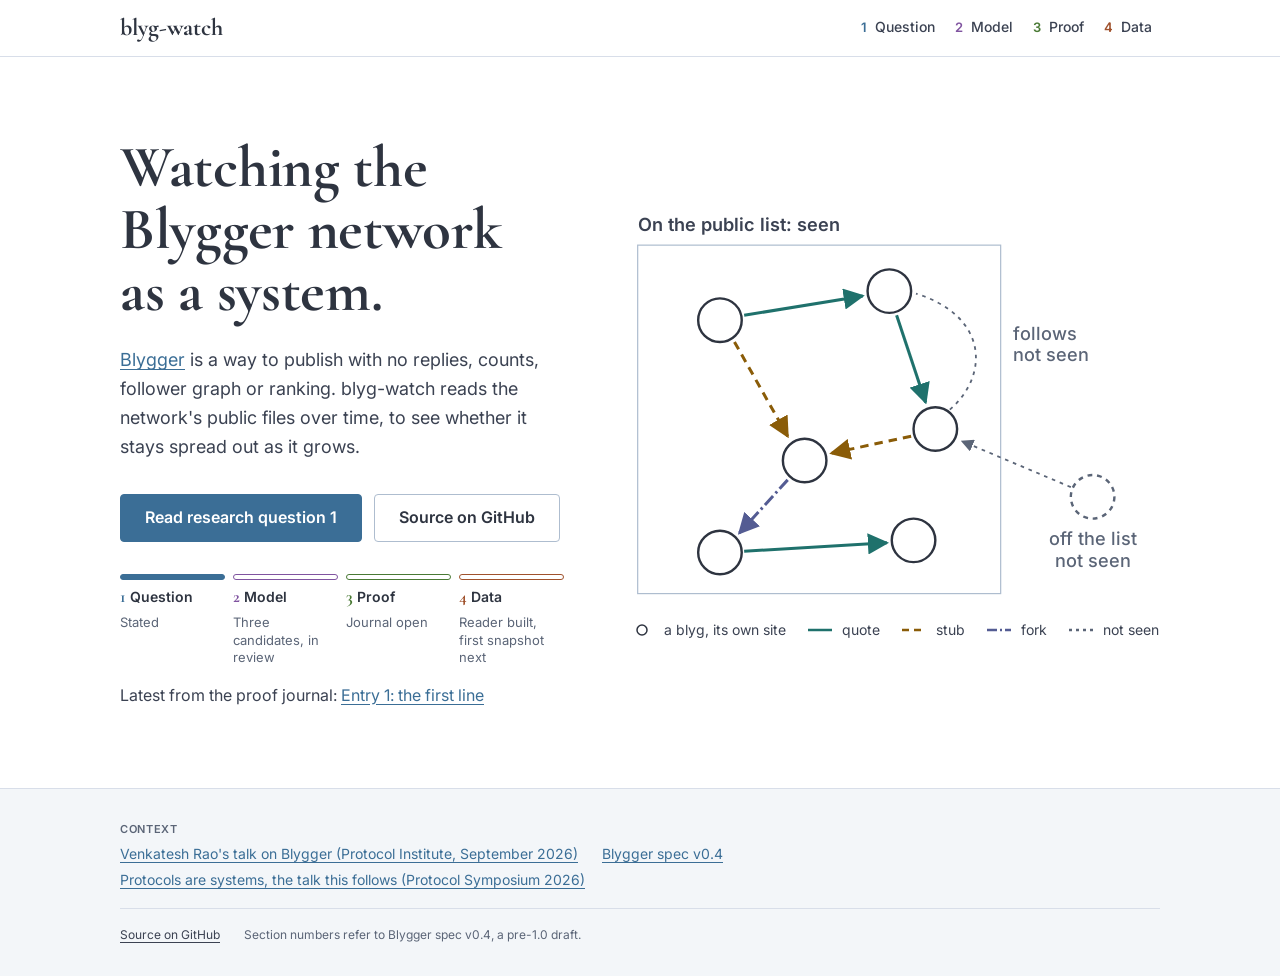
<file: site/index.html>
<!doctype html>
<html lang="en">
<head>
<meta charset="utf-8">
<meta name="viewport" content="width=device-width, initial-scale=1">
<title>blyg-watch</title>
<meta name="description" content="Watching the Blygger publishing network as a system: whether it stays decentralized as it grows, measured without bringing back counts.">
<link rel="preconnect" href="https://fonts.googleapis.com">
<link rel="preconnect" href="https://fonts.gstatic.com" crossorigin>
<link href="https://fonts.googleapis.com/css2?family=Cormorant+Garamond:wght@700&family=Inter:wght@400;500;600&family=JetBrains+Mono:wght@400&display=swap" rel="stylesheet">
<link rel="stylesheet" href="style.css">
</head>
<body>
<header class="bar">
  <div class="wrap bar-in">
    <a class="mark" href="index.html" aria-current="page">blyg-watch</a>
    <nav aria-label="Path">
      <a class="n-question" href="question.html"><span class="n-num">1</span>Question</a>
      <a class="n-model" href="model.html"><span class="n-num">2</span>Model</a>
      <a class="n-proof" href="proof.html"><span class="n-num">3</span>Proof</a>
      <a class="n-data" href="data.html"><span class="n-num">4</span>Data</a>
    </nav>
  </div>
</header>

<main>
  <section class="hero wrap" aria-labelledby="hero-h">
    <div class="hero-text">
      <h1 id="hero-h">Watching the Blygger network as a system.</h1>
      <p class="lede"><a href="https://blygger.org">Blygger</a> is a way to publish with no replies, counts, follower graph or ranking. blyg-watch reads the network's public files over time, to see whether it stays spread out as it grows.</p>
      <div class="doors">
        <a class="door door-primary" href="question.html">Read research question 1</a>
        <a class="door door-secondary" href="https://github.com/halcyonic-systems/blyg-watch">Source on GitHub</a>
      </div>
      <nav class="progress" aria-label="Where blyg-watch stands">
        <a class="pr pr-question pr-done" href="question.html"><span class="pr-bar" aria-hidden="true"></span><span class="pr-l"><span class="pr-n">1</span> Question</span><span class="pr-s">Stated</span></a>
        <a class="pr pr-model" href="model.html"><span class="pr-bar" aria-hidden="true"></span><span class="pr-l"><span class="pr-n">2</span> Model</span><span class="pr-s">Three candidates, in review</span></a>
        <a class="pr pr-proof" href="proof.html"><span class="pr-bar" aria-hidden="true"></span><span class="pr-l"><span class="pr-n">3</span> Proof</span><span class="pr-s">Journal open</span></a>
        <a class="pr pr-data" href="data.html"><span class="pr-bar" aria-hidden="true"></span><span class="pr-l"><span class="pr-n">4</span> Data</span><span class="pr-s">Reader built, first snapshot next</span></a>
      </nav>
      <p class="sub latest">Latest from the proof journal: <!-- latest-entry --><a href="proof/journal/entries/2026-10-28-entry-1-the-first-line/">Entry 1: the first line</a><!-- /latest-entry --></p>
    </div>

    <figure class="hero-fig">
      <svg viewBox="0 0 440 330" role="img" aria-labelledby="fig-title fig-desc">
        <title id="fig-title">What a crawl of the network sees</title>
        <desc id="fig-desc">Six blygs on the public list, linked by quotes, stubs and forks, all visible to the crawl. A seventh blyg sits off the list, and its link in is not seen. Who follows whom is private and not seen either.</desc>
        <defs>
          <marker id="ah-quote" viewBox="0 0 10 10" refX="9" refY="5" markerWidth="7" markerHeight="7" orient="auto"><path class="f-quote" d="M0,0 L10,5 L0,10 Z"/></marker>
          <marker id="ah-stub" viewBox="0 0 10 10" refX="9" refY="5" markerWidth="7" markerHeight="7" orient="auto"><path class="f-stub" d="M0,0 L10,5 L0,10 Z"/></marker>
          <marker id="ah-fork" viewBox="0 0 10 10" refX="9" refY="5" markerWidth="7" markerHeight="7" orient="auto"><path class="f-fork" d="M0,0 L10,5 L0,10 Z"/></marker>
          <marker id="ah-unseen" viewBox="0 0 10 10" refX="9" refY="5" markerWidth="7" markerHeight="7" orient="auto"><path class="f-unseen" d="M0,0 L10,5 L0,10 Z"/></marker>
        </defs>

        <rect class="frame" x="8" y="34" width="300" height="288"/>
        <text class="fig-label" x="8" y="22">On the public list: seen</text>

        <path class="l-quote" d="M96,92 L194,76" marker-end="url(#ah-quote)"/>
        <path class="l-quote" d="M222,92 L246,164" marker-end="url(#ah-quote)"/>
        <path class="l-stub" d="M88,114 L132,192" marker-end="url(#ah-stub)"/>
        <path class="l-stub" d="M234,192 L168,206" marker-end="url(#ah-stub)"/>
        <path class="l-fork" d="M132,228 L92,272" marker-end="url(#ah-fork)"/>
        <path class="l-quote" d="M96,287 L214,280" marker-end="url(#ah-quote)"/>

        <path class="l-follow" d="M266,170 C300,140 296,92 238,74"/>
        <path class="l-unseen" d="M366,234 L276,196" marker-end="url(#ah-unseen)"/>

        <circle class="blyg" cx="76" cy="96" r="18"/>
        <circle class="blyg" cx="216" cy="72" r="18"/>
        <circle class="blyg" cx="254" cy="186" r="18"/>
        <circle class="blyg" cx="146" cy="212" r="18"/>
        <circle class="blyg" cx="236" cy="278" r="18"/>
        <circle class="blyg" cx="76" cy="288" r="18"/>
        <circle class="blyg blyg-off" cx="384" cy="242" r="18"/>

        <text class="fig-note" x="384" y="282" text-anchor="middle">off the list</text>
        <text class="fig-note" x="384" y="300" text-anchor="middle">not seen</text>
        <text class="fig-note" x="318" y="112">follows</text>
        <text class="fig-note" x="318" y="130">not seen</text>
      </svg>
      <figcaption>
        <ul class="key">
          <li><svg class="sw" viewBox="0 0 28 12" aria-hidden="true"><circle class="blyg" cx="14" cy="6" r="5"/></svg>a blyg, its own site</li>
          <li><svg class="sw" viewBox="0 0 28 12" aria-hidden="true"><path class="l-quote" d="M2,6 H26"/></svg>quote</li>
          <li><svg class="sw" viewBox="0 0 28 12" aria-hidden="true"><path class="l-stub" d="M2,6 H26"/></svg>stub</li>
          <li><svg class="sw" viewBox="0 0 28 12" aria-hidden="true"><path class="l-fork" d="M2,6 H26"/></svg>fork</li>
          <li><svg class="sw" viewBox="0 0 28 12" aria-hidden="true"><path class="l-unseen" d="M2,6 H26"/></svg>not seen</li>
        </ul>
      </figcaption>
    </figure>
  </section>

</main>

<footer class="foot">
  <div class="wrap">
    <p class="foot-row"><span class="foot-k">Context</span>
      <span class="refs">
        <a href="https://www.youtube.com/watch?v=_fX0oiYQ5kk">Venkatesh Rao's talk on Blygger (Protocol Institute, September 2026)</a>
        <a href="https://github.com/blygger/blygger-spec/blob/main/docs/protocol-v0.4.md">Blygger spec v0.4</a>
        <a href="https://halcyonic.systems/protocols-are-systems/">Protocols are systems, the talk this follows (Protocol Symposium 2026)</a>
      </span>
    </p>
    <div class="foot-meta">
      <a href="https://github.com/halcyonic-systems/blyg-watch">Source on GitHub</a>
      <span>Section numbers refer to Blygger spec v0.4, a pre-1.0 draft.</span>
    </div>
  </div>
</footer>
</body>
</html>
</file>
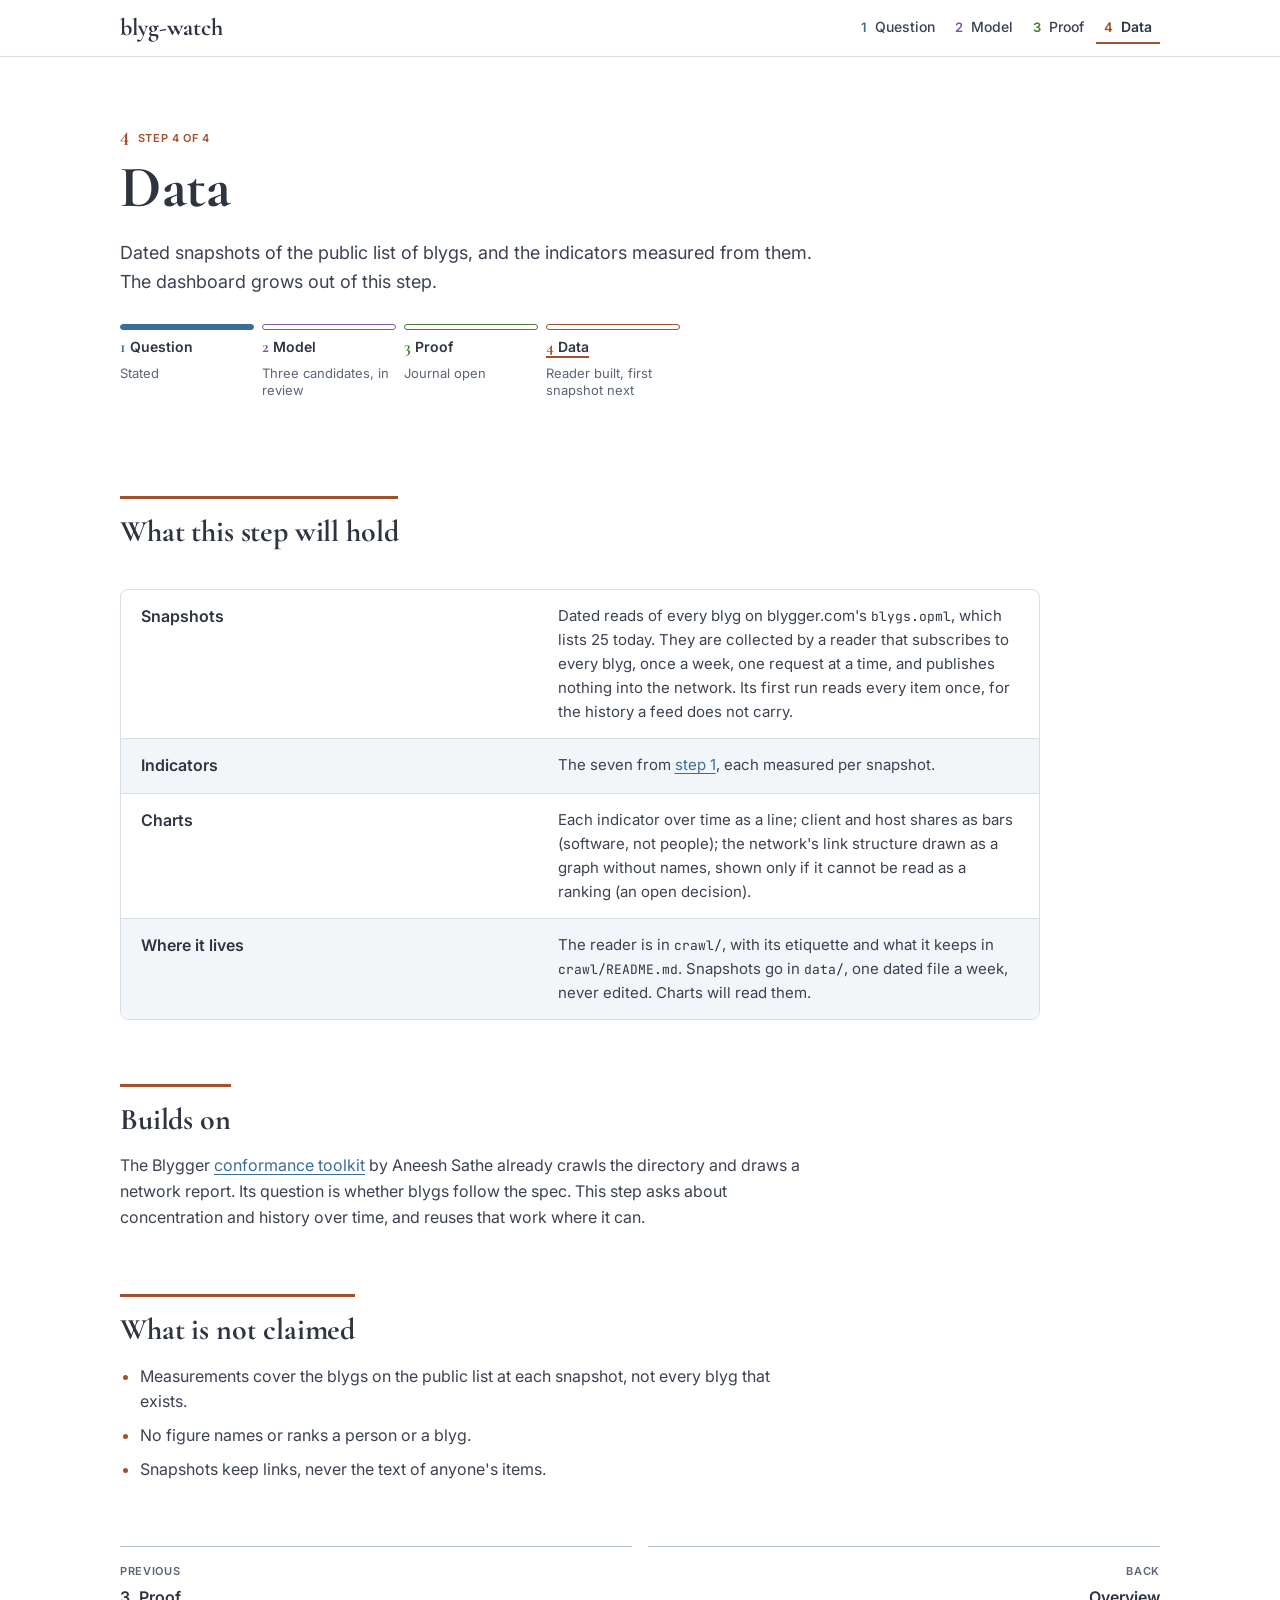
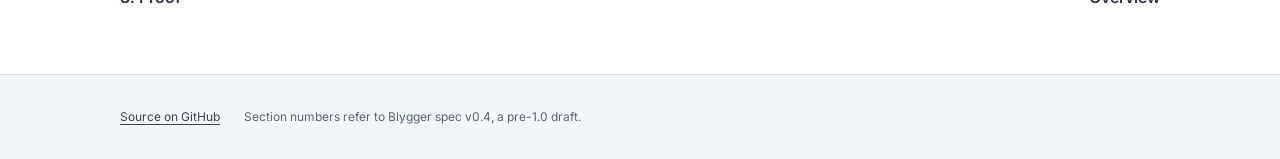
<file: site/data.html>
<!doctype html>
<html lang="en">
<head>
<meta charset="utf-8">
<meta name="viewport" content="width=device-width, initial-scale=1">
<title>Data · blyg-watch</title>
<meta name="description" content="Step 4 of blyg-watch: dated snapshots of the Blygger public list and the indicators measured from them.">
<link rel="preconnect" href="https://fonts.googleapis.com">
<link rel="preconnect" href="https://fonts.gstatic.com" crossorigin>
<link href="https://fonts.googleapis.com/css2?family=Cormorant+Garamond:wght@700&family=Inter:wght@400;500;600&family=JetBrains+Mono:wght@400&display=swap" rel="stylesheet">
<link rel="stylesheet" href="style.css">
</head>
<body>
<header class="bar">
  <div class="wrap bar-in">
    <a class="mark" href="index.html">blyg-watch</a>
    <nav aria-label="Path">
      <a class="n-question" href="question.html"><span class="n-num">1</span>Question</a>
      <a class="n-model" href="model.html"><span class="n-num">2</span>Model</a>
      <a class="n-proof" href="proof.html"><span class="n-num">3</span>Proof</a>
      <a class="n-data" href="data.html" aria-current="page"><span class="n-num">4</span>Data</a>
    </nav>
  </div>
</header>

<main class="sub-page s-data">
  <header class="page-head wrap">
    <p class="kicker k-step"><span class="num-inline" aria-hidden="true">4</span>Step 4 of 4</p>
    <h1>Data</h1>
    <p class="lede">Dated snapshots of the public list of blygs, and the indicators measured from them. The dashboard grows out of this step.</p>
    <nav class="progress" aria-label="Where blyg-watch stands">
      <a class="pr pr-question pr-done" href="question.html"><span class="pr-bar" aria-hidden="true"></span><span class="pr-l"><span class="pr-n">1</span> Question</span><span class="pr-s">Stated</span></a>
      <a class="pr pr-model" href="model.html"><span class="pr-bar" aria-hidden="true"></span><span class="pr-l"><span class="pr-n">2</span> Model</span><span class="pr-s">Three candidates, in review</span></a>
      <a class="pr pr-proof" href="proof.html"><span class="pr-bar" aria-hidden="true"></span><span class="pr-l"><span class="pr-n">3</span> Proof</span><span class="pr-s">Journal open</span></a>
      <a class="pr pr-data" href="data.html" aria-current="page"><span class="pr-bar" aria-hidden="true"></span><span class="pr-l"><span class="pr-n">4</span> Data</span><span class="pr-s">Reader built, first snapshot next</span></a>
    </nav>
  </header>

  <section class="wrap block" aria-labelledby="d-h">
    <h2 id="d-h">What this step will hold</h2>
    <dl class="rows">
      <div><dt>Snapshots</dt><dd>Dated reads of every blyg on blygger.com's <code>blygs.opml</code>, which lists 25 today. They are collected by a reader that subscribes to every blyg, once a week, one request at a time, and publishes nothing into the network. Its first run reads every item once, for the history a feed does not carry.</dd></div>
      <div><dt>Indicators</dt><dd>The seven from <a href="question.html#indicators">step 1</a>, each measured per snapshot.</dd></div>
      <div><dt>Charts</dt><dd>Each indicator over time as a line; client and host shares as bars (software, not people); the network's link structure drawn as a graph without names, shown only if it cannot be read as a ranking (an open decision).</dd></div>
      <div><dt>Where it lives</dt><dd>The reader is in <code>crawl/</code>, with its etiquette and what it keeps in <code>crawl/README.md</code>. Snapshots go in <code>data/</code>, one dated file a week, never edited. Charts will read them.</dd></div>
    </dl>
  </section>
  <section class="wrap block" aria-labelledby="db-h">
    <h2 id="db-h">Builds on</h2>
    <p class="sub">The Blygger <a href="https://github.com/blygger/blygger-spec/pull/11">conformance toolkit</a> by Aneesh Sathe already crawls the directory and draws a network report. Its question is whether blygs follow the spec. This step asks about concentration and history over time, and reuses that work where it can.</p>
  </section>
  <section class="wrap block" aria-labelledby="dn-h">
    <h2 id="dn-h">What is not claimed</h2>
    <ul class="plain">
      <li>Measurements cover the blygs on the public list at each snapshot, not every blyg that exists.</li>
      <li>No figure names or ranks a person or a blyg.</li>
      <li>Snapshots keep links, never the text of anyone's items.</li>
    </ul>
  </section>

  <nav class="pager wrap" aria-label="Steps">
    <a class="pg pg-prev" href="proof.html"><span class="pg-k">Previous</span>3. Proof</a>
    <a class="pg pg-next" href="index.html"><span class="pg-k">Back</span>Overview</a>
  </nav>
</main>

<footer class="foot">
  <div class="wrap">
    <div class="foot-meta">
      <a href="https://github.com/halcyonic-systems/blyg-watch">Source on GitHub</a>
      <span>Section numbers refer to Blygger spec v0.4, a pre-1.0 draft.</span>
    </div>
  </div>
</footer>
</body>
</html>
</file>
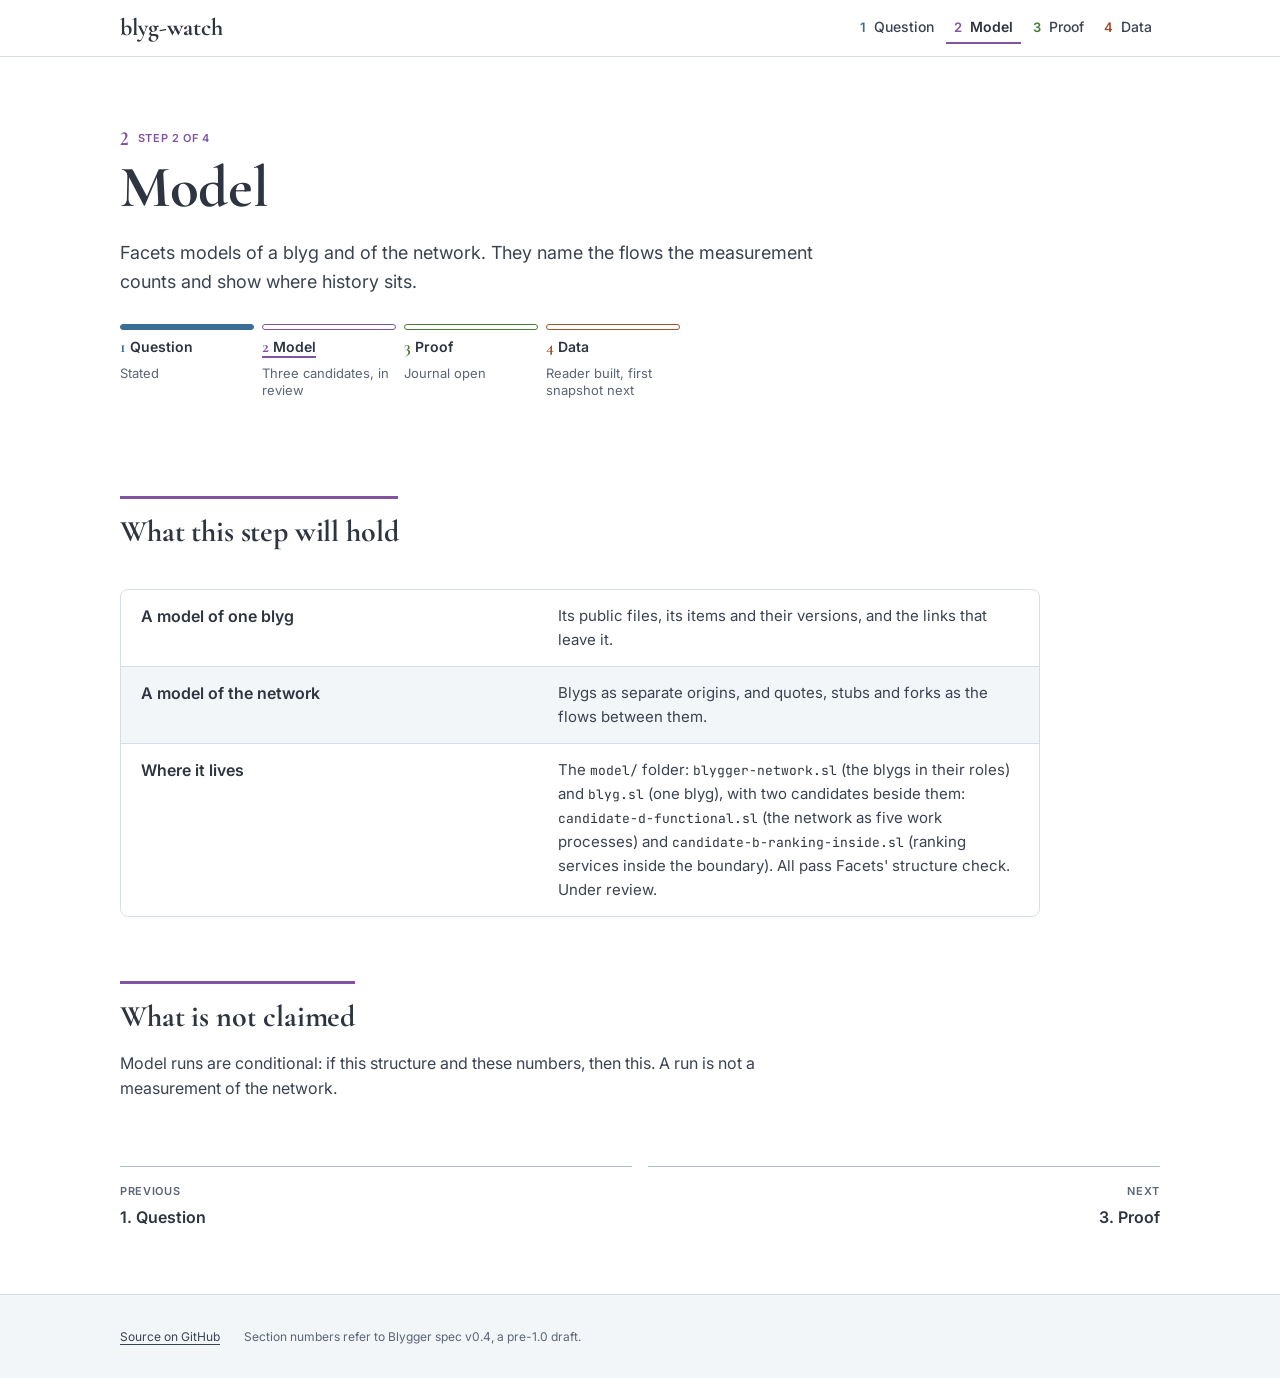
<file: site/model.html>
<!doctype html>
<html lang="en">
<head>
<meta charset="utf-8">
<meta name="viewport" content="width=device-width, initial-scale=1">
<title>Model · blyg-watch</title>
<meta name="description" content="Step 2 of blyg-watch: Facets models of a blyg and of the Blygger network.">
<link rel="preconnect" href="https://fonts.googleapis.com">
<link rel="preconnect" href="https://fonts.gstatic.com" crossorigin>
<link href="https://fonts.googleapis.com/css2?family=Cormorant+Garamond:wght@700&family=Inter:wght@400;500;600&family=JetBrains+Mono:wght@400&display=swap" rel="stylesheet">
<link rel="stylesheet" href="style.css">
</head>
<body>
<header class="bar">
  <div class="wrap bar-in">
    <a class="mark" href="index.html">blyg-watch</a>
    <nav aria-label="Path">
      <a class="n-question" href="question.html"><span class="n-num">1</span>Question</a>
      <a class="n-model" href="model.html" aria-current="page"><span class="n-num">2</span>Model</a>
      <a class="n-proof" href="proof.html"><span class="n-num">3</span>Proof</a>
      <a class="n-data" href="data.html"><span class="n-num">4</span>Data</a>
    </nav>
  </div>
</header>

<main class="sub-page s-model">
  <header class="page-head wrap">
    <p class="kicker k-step"><span class="num-inline" aria-hidden="true">2</span>Step 2 of 4</p>
    <h1>Model</h1>
    <p class="lede">Facets models of a blyg and of the network. They name the flows the measurement counts and show where history sits.</p>
    <nav class="progress" aria-label="Where blyg-watch stands">
      <a class="pr pr-question pr-done" href="question.html"><span class="pr-bar" aria-hidden="true"></span><span class="pr-l"><span class="pr-n">1</span> Question</span><span class="pr-s">Stated</span></a>
      <a class="pr pr-model" href="model.html" aria-current="page"><span class="pr-bar" aria-hidden="true"></span><span class="pr-l"><span class="pr-n">2</span> Model</span><span class="pr-s">Three candidates, in review</span></a>
      <a class="pr pr-proof" href="proof.html"><span class="pr-bar" aria-hidden="true"></span><span class="pr-l"><span class="pr-n">3</span> Proof</span><span class="pr-s">Journal open</span></a>
      <a class="pr pr-data" href="data.html"><span class="pr-bar" aria-hidden="true"></span><span class="pr-l"><span class="pr-n">4</span> Data</span><span class="pr-s">Reader built, first snapshot next</span></a>
    </nav>
  </header>

  <section class="wrap block" aria-labelledby="m-h">
    <h2 id="m-h">What this step will hold</h2>
    <dl class="rows">
      <div><dt>A model of one blyg</dt><dd>Its public files, its items and their versions, and the links that leave it.</dd></div>
      <div><dt>A model of the network</dt><dd>Blygs as separate origins, and quotes, stubs and forks as the flows between them.</dd></div>
      <div><dt>Where it lives</dt><dd>The <code>model/</code> folder: <code>blygger-network.sl</code> (the blygs in their roles) and <code>blyg.sl</code> (one blyg), with two candidates beside them: <code>candidate-d-functional.sl</code> (the network as five work processes) and <code>candidate-b-ranking-inside.sl</code> (ranking services inside the boundary). All pass Facets' structure check. Under review.</dd></div>
    </dl>
  </section>
  <section class="wrap block" aria-labelledby="mn-h">
    <h2 id="mn-h">What is not claimed</h2>
    <p class="sub">Model runs are conditional: if this structure and these numbers, then this. A run is not a measurement of the network.</p>
  </section>

  <nav class="pager wrap" aria-label="Steps">
    <a class="pg pg-prev" href="question.html"><span class="pg-k">Previous</span>1. Question</a>
    <a class="pg pg-next" href="proof.html"><span class="pg-k">Next</span>3. Proof</a>
  </nav>
</main>

<footer class="foot">
  <div class="wrap">
    <div class="foot-meta">
      <a href="https://github.com/halcyonic-systems/blyg-watch">Source on GitHub</a>
      <span>Section numbers refer to Blygger spec v0.4, a pre-1.0 draft.</span>
    </div>
  </div>
</footer>
</body>
</html>
</file>
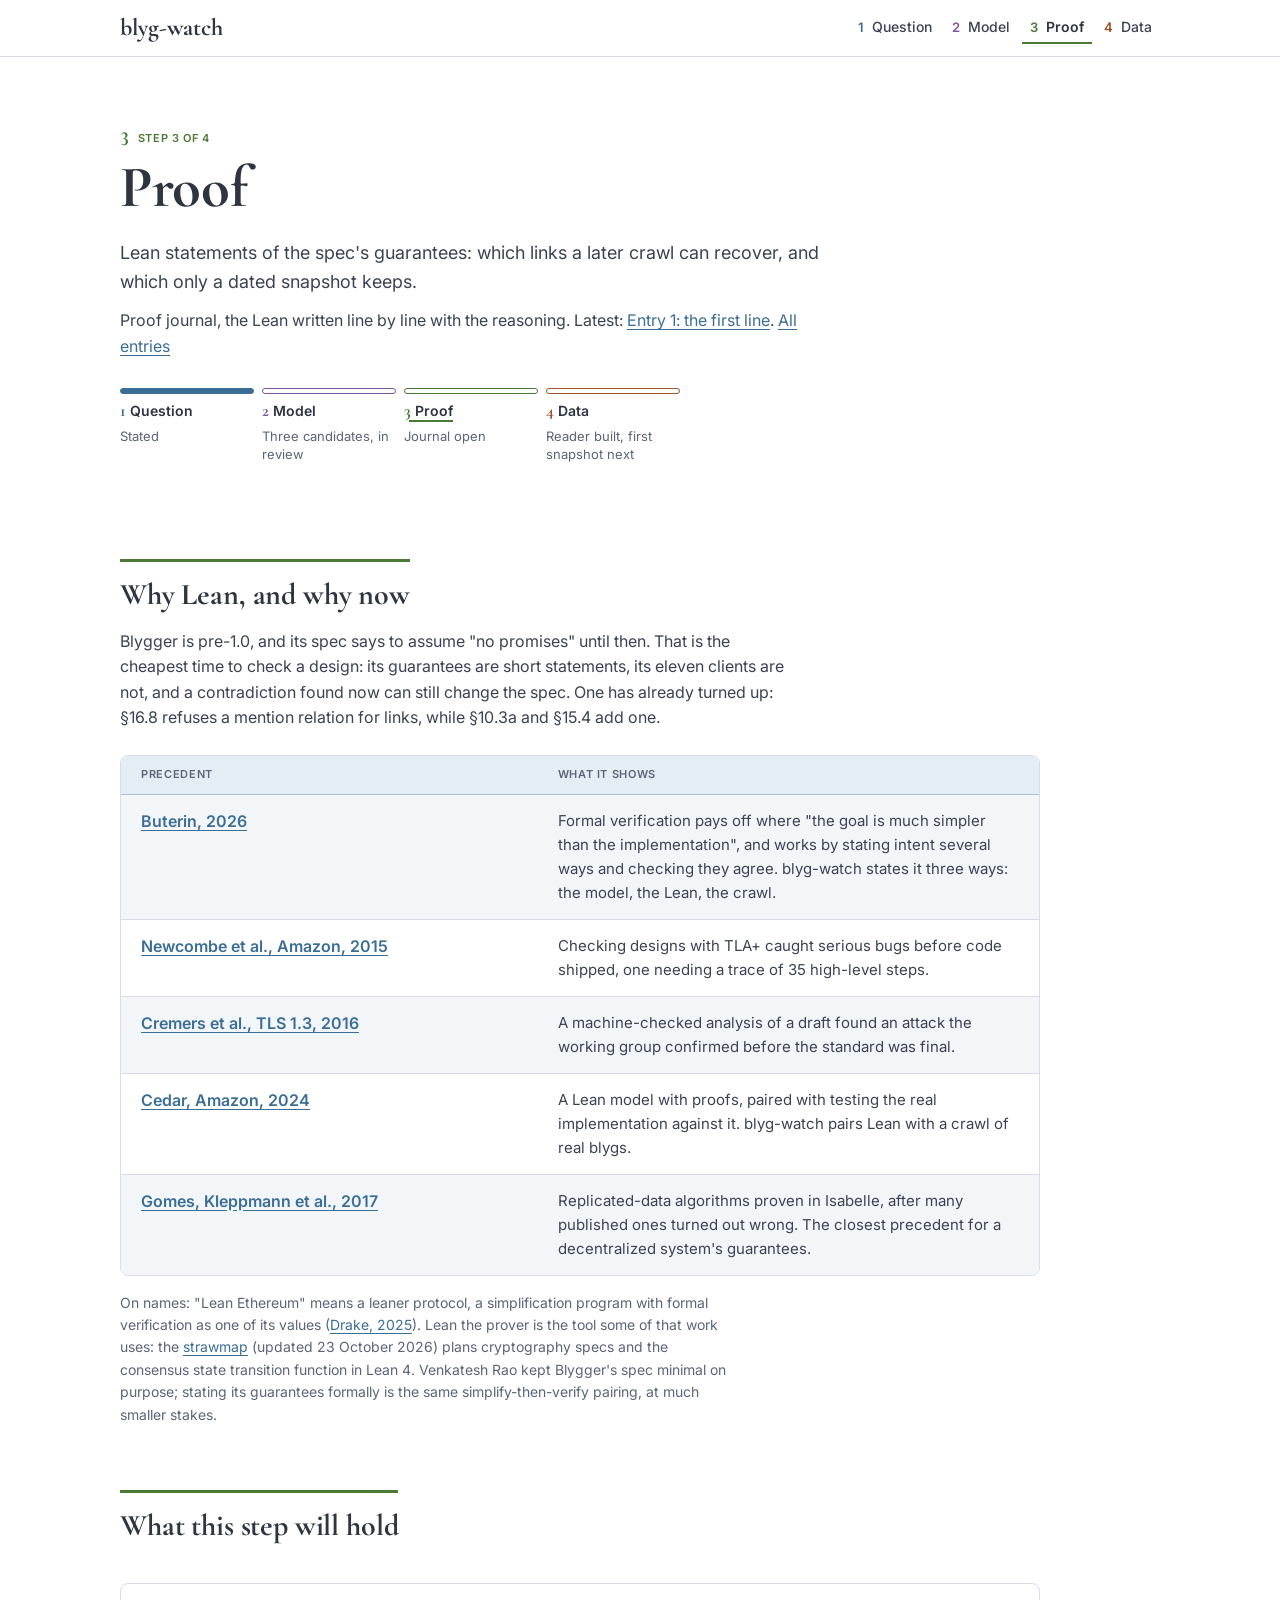
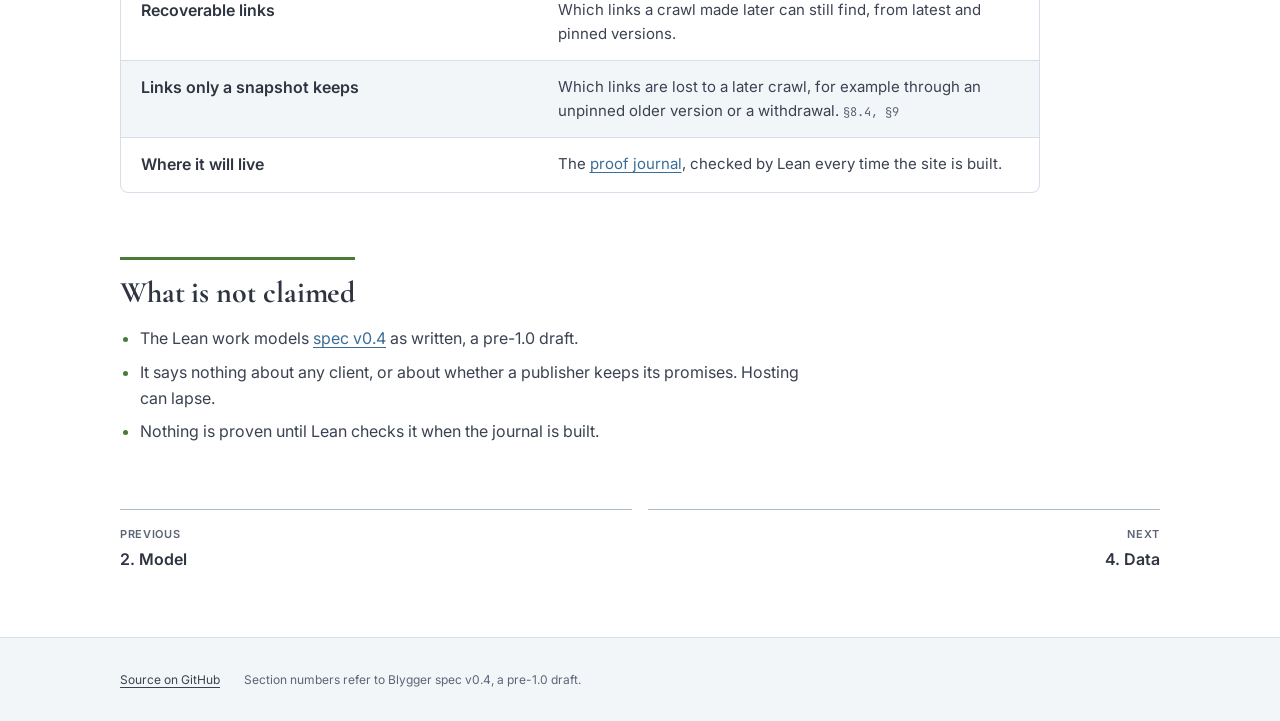
<file: site/proof.html>
<!doctype html>
<html lang="en">
<head>
<meta charset="utf-8">
<meta name="viewport" content="width=device-width, initial-scale=1">
<title>Proof · blyg-watch</title>
<meta name="description" content="Step 3 of blyg-watch: Lean statements of the Blygger spec's guarantees.">
<link rel="preconnect" href="https://fonts.googleapis.com">
<link rel="preconnect" href="https://fonts.gstatic.com" crossorigin>
<link href="https://fonts.googleapis.com/css2?family=Cormorant+Garamond:wght@700&family=Inter:wght@400;500;600&family=JetBrains+Mono:wght@400&display=swap" rel="stylesheet">
<link rel="stylesheet" href="style.css">
</head>
<body>
<header class="bar">
  <div class="wrap bar-in">
    <a class="mark" href="index.html">blyg-watch</a>
    <nav aria-label="Path">
      <a class="n-question" href="question.html"><span class="n-num">1</span>Question</a>
      <a class="n-model" href="model.html"><span class="n-num">2</span>Model</a>
      <a class="n-proof" href="proof.html" aria-current="page"><span class="n-num">3</span>Proof</a>
      <a class="n-data" href="data.html"><span class="n-num">4</span>Data</a>
    </nav>
  </div>
</header>

<main class="sub-page s-proof">
  <header class="page-head wrap">
    <p class="kicker k-step"><span class="num-inline" aria-hidden="true">3</span>Step 3 of 4</p>
    <h1>Proof</h1>
    <p class="lede">Lean statements of the spec's guarantees: which links a later crawl can recover, and which only a dated snapshot keeps.</p>
    <p class="sub" style="margin-top: 12px">Proof journal, the Lean written line by line with the reasoning. Latest: <!-- latest-entry --><a href="proof/journal/entries/2026-10-28-entry-1-the-first-line/">Entry 1: the first line</a><!-- /latest-entry -->. <a href="proof/journal/entries/">All entries</a></p>
    <nav class="progress" aria-label="Where blyg-watch stands">
      <a class="pr pr-question pr-done" href="question.html"><span class="pr-bar" aria-hidden="true"></span><span class="pr-l"><span class="pr-n">1</span> Question</span><span class="pr-s">Stated</span></a>
      <a class="pr pr-model" href="model.html"><span class="pr-bar" aria-hidden="true"></span><span class="pr-l"><span class="pr-n">2</span> Model</span><span class="pr-s">Three candidates, in review</span></a>
      <a class="pr pr-proof" href="proof.html" aria-current="page"><span class="pr-bar" aria-hidden="true"></span><span class="pr-l"><span class="pr-n">3</span> Proof</span><span class="pr-s">Journal open</span></a>
      <a class="pr pr-data" href="data.html"><span class="pr-bar" aria-hidden="true"></span><span class="pr-l"><span class="pr-n">4</span> Data</span><span class="pr-s">Reader built, first snapshot next</span></a>
    </nav>
  </header>

  <section class="wrap block" aria-labelledby="why-h">
    <h2 id="why-h">Why Lean, and why now</h2>
    <p class="sub">Blygger is pre-1.0, and its spec says to assume "no promises" until then. That is the cheapest time to check a design: its guarantees are short statements, its eleven clients are not, and a contradiction found now can still change the spec. One has already turned up: §16.8 refuses a mention relation for links, while §10.3a and §15.4 add one.</p>
    <dl class="rows">
      <div class="rows-head" aria-hidden="true"><span>Precedent</span><span>What it shows</span></div>
      <div><dt><a href="https://vitalik.eth.limo/general/2026/05/18/fv.html">Buterin, 2026</a></dt><dd>Formal verification pays off where "the goal is much simpler than the implementation", and works by stating intent several ways and checking they agree. blyg-watch states it three ways: the model, the Lean, the crawl.</dd></div>
      <div><dt><a href="https://lamport.azurewebsites.net/tla/formal-methods-amazon.pdf">Newcombe et al., Amazon, 2015</a></dt><dd>Checking designs with TLA+ caught serious bugs before code shipped, one needing a trace of 35 high-level steps.</dd></div>
      <div><dt><a href="https://tls13tamarin.github.io/TLS13Tamarin/docs/tls13tamarin.pdf">Cremers et al., TLS 1.3, 2016</a></dt><dd>A machine-checked analysis of a draft found an attack the working group confirmed before the standard was final.</dd></div>
      <div><dt><a href="https://arxiv.org/abs/2407.01688">Cedar, Amazon, 2024</a></dt><dd>A Lean model with proofs, paired with testing the real implementation against it. blyg-watch pairs Lean with a crawl of real blygs.</dd></div>
      <div><dt><a href="https://arxiv.org/abs/1707.01747">Gomes, Kleppmann et al., 2017</a></dt><dd>Replicated-data algorithms proven in Isabelle, after many published ones turned out wrong. The closest precedent for a decentralized system's guarantees.</dd></div>
    </dl>
    <p class="note">On names: "Lean Ethereum" means a leaner protocol, a simplification program with formal verification as one of its values (<a href="https://blog.ethereum.org/2025/07/31/lean-ethereum">Drake, 2025</a>). Lean the prover is the tool some of that work uses: the <a href="https://strawmap.org">strawmap</a> (updated 23 October 2026) plans cryptography specs and the consensus state transition function in Lean 4. Venkatesh Rao kept Blygger's spec minimal on purpose; stating its guarantees formally is the same simplify-then-verify pairing, at much smaller stakes.</p>
  </section>

  <section class="wrap block" aria-labelledby="p-h">
    <h2 id="p-h">What this step will hold</h2>
    <dl class="rows">
      <div><dt>Recoverable links</dt><dd>Which links a crawl made later can still find, from latest and pinned versions.</dd></div>
      <div><dt>Links only a snapshot keeps</dt><dd>Which links are lost to a later crawl, for example through an unpinned older version or a withdrawal. <span class="cite">§8.4, §9</span></dd></div>
      <div><dt>Where it will live</dt><dd>The <a href="proof/journal/">proof journal</a>, checked by Lean every time the site is built.</dd></div>
    </dl>
  </section>
  <section class="wrap block" aria-labelledby="pn-h">
    <h2 id="pn-h">What is not claimed</h2>
    <ul class="plain">
      <li>The Lean work models <a href="https://github.com/blygger/blygger-spec/blob/main/docs/protocol-v0.4.md">spec v0.4</a> as written, a pre-1.0 draft.</li>
      <li>It says nothing about any client, or about whether a publisher keeps its promises. Hosting can lapse.</li>
      <li>Nothing is proven until Lean checks it when the journal is built.</li>
    </ul>
  </section>

  <nav class="pager wrap" aria-label="Steps">
    <a class="pg pg-prev" href="model.html"><span class="pg-k">Previous</span>2. Model</a>
    <a class="pg pg-next" href="data.html"><span class="pg-k">Next</span>4. Data</a>
  </nav>
</main>

<footer class="foot">
  <div class="wrap">
    <div class="foot-meta">
      <a href="https://github.com/halcyonic-systems/blyg-watch">Source on GitHub</a>
      <span>Section numbers refer to Blygger spec v0.4, a pre-1.0 draft.</span>
    </div>
  </div>
</footer>
</body>
</html>
</file>
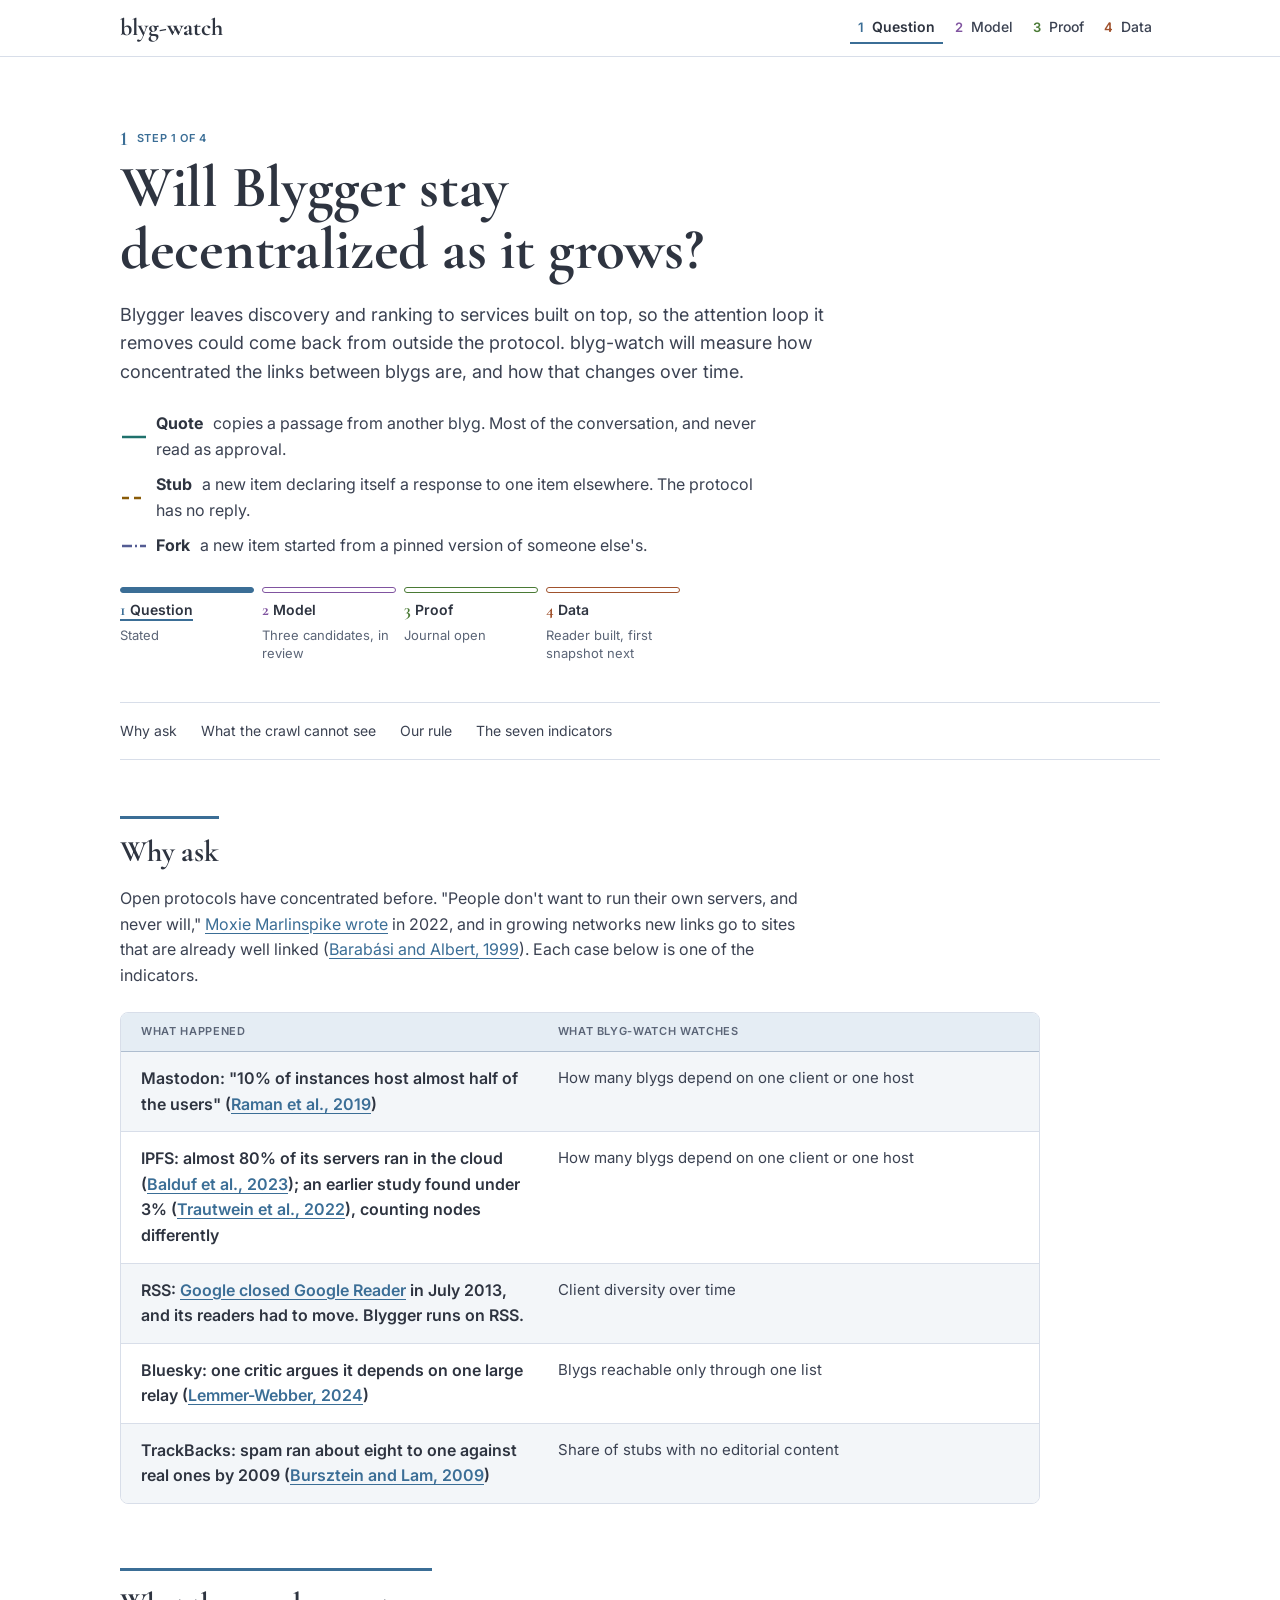
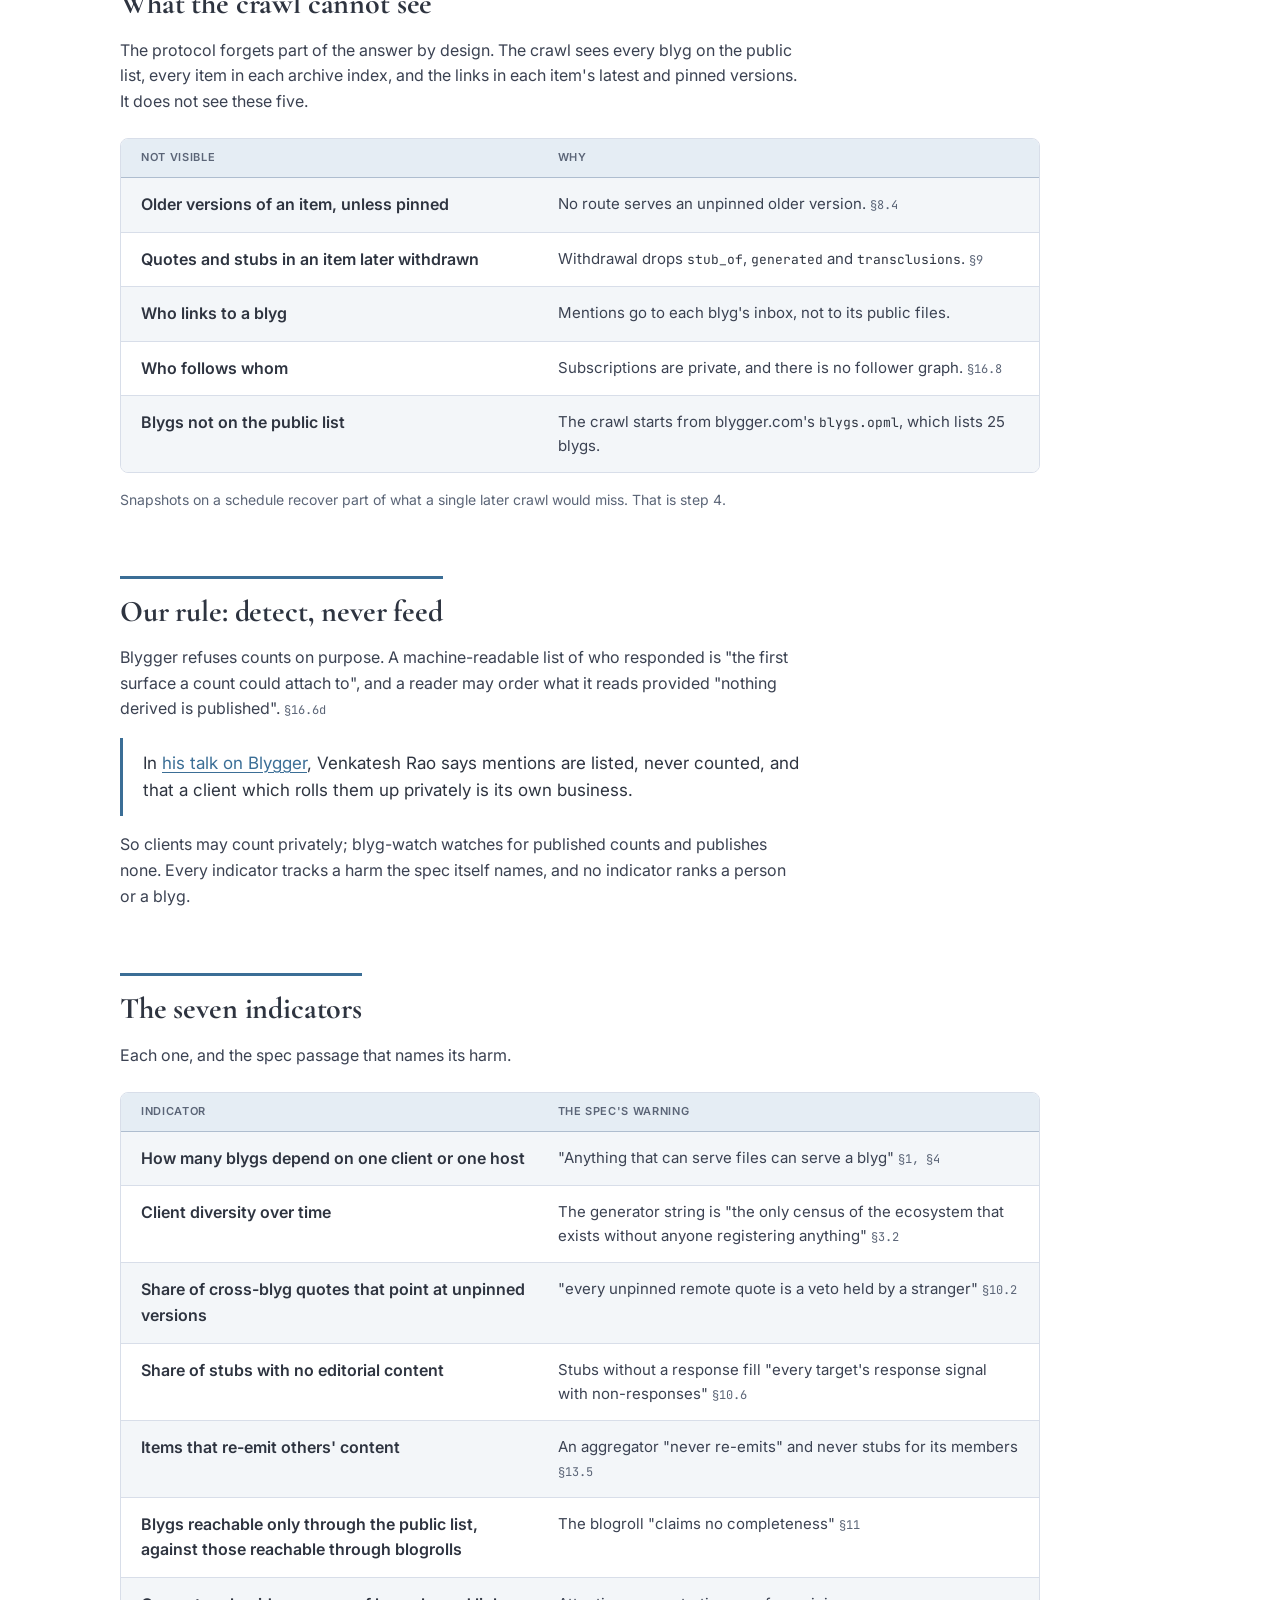
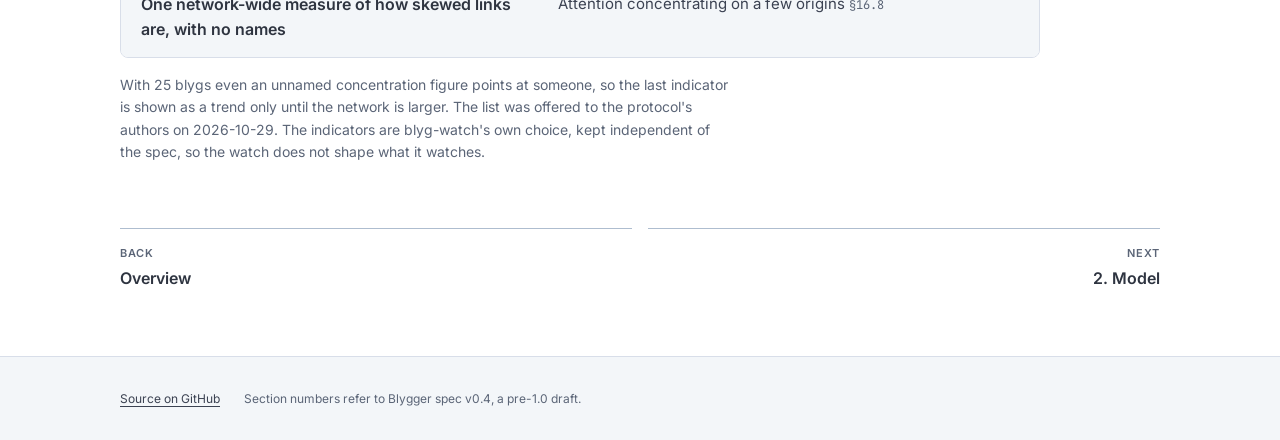
<file: site/question.html>
<!doctype html>
<html lang="en">
<head>
<meta charset="utf-8">
<meta name="viewport" content="width=device-width, initial-scale=1">
<title>Will Blygger stay decentralized as it grows? · blyg-watch</title>
<meta name="description" content="The question blyg-watch asks, what a crawl of the Blygger network cannot see, and the seven indicators.">
<link rel="preconnect" href="https://fonts.googleapis.com">
<link rel="preconnect" href="https://fonts.gstatic.com" crossorigin>
<link href="https://fonts.googleapis.com/css2?family=Cormorant+Garamond:wght@700&family=Inter:wght@400;500;600&family=JetBrains+Mono:wght@400&display=swap" rel="stylesheet">
<link rel="stylesheet" href="style.css">
</head>
<body>
<header class="bar">
  <div class="wrap bar-in">
    <a class="mark" href="index.html">blyg-watch</a>
    <nav aria-label="Path">
      <a class="n-question" href="question.html" aria-current="page"><span class="n-num">1</span>Question</a>
      <a class="n-model" href="model.html"><span class="n-num">2</span>Model</a>
      <a class="n-proof" href="proof.html"><span class="n-num">3</span>Proof</a>
      <a class="n-data" href="data.html"><span class="n-num">4</span>Data</a>
    </nav>
  </div>
</header>

<main class="sub-page s-question">
  <header class="page-head wrap">
    <p class="kicker k-step"><span class="num-inline" aria-hidden="true">1</span>Step 1 of 4</p>
    <h1>Will Blygger stay decentralized as it grows?</h1>
    <p class="lede">Blygger leaves discovery and ranking to services built on top, so the attention loop it removes could come back from outside the protocol. blyg-watch will measure how concentrated the links between blygs are, and how that changes over time.</p>
    <ul class="kinds" aria-label="The three kinds of link">
      <li><svg class="sw" viewBox="0 0 28 12" aria-hidden="true"><path class="l-quote" d="M2,6 H26"/></svg><span><b>Quote</b> copies a passage from another blyg. Most of the conversation, and never read as approval.</span></li>
      <li><svg class="sw" viewBox="0 0 28 12" aria-hidden="true"><path class="l-stub" d="M2,6 H26"/></svg><span><b>Stub</b> a new item declaring itself a response to one item elsewhere. The protocol has no reply.</span></li>
      <li><svg class="sw" viewBox="0 0 28 12" aria-hidden="true"><path class="l-fork" d="M2,6 H26"/></svg><span><b>Fork</b> a new item started from a pinned version of someone else's.</span></li>
    </ul>
    <nav class="progress" aria-label="Where blyg-watch stands">
      <a class="pr pr-question pr-done" href="question.html" aria-current="page"><span class="pr-bar" aria-hidden="true"></span><span class="pr-l"><span class="pr-n">1</span> Question</span><span class="pr-s">Stated</span></a>
      <a class="pr pr-model" href="model.html"><span class="pr-bar" aria-hidden="true"></span><span class="pr-l"><span class="pr-n">2</span> Model</span><span class="pr-s">Three candidates, in review</span></a>
      <a class="pr pr-proof" href="proof.html"><span class="pr-bar" aria-hidden="true"></span><span class="pr-l"><span class="pr-n">3</span> Proof</span><span class="pr-s">Journal open</span></a>
      <a class="pr pr-data" href="data.html"><span class="pr-bar" aria-hidden="true"></span><span class="pr-l"><span class="pr-n">4</span> Data</span><span class="pr-s">Reader built, first snapshot next</span></a>
    </nav>
  </header>

  <div class="wrap toc-wrap">
    <nav class="toc" aria-label="On this page">
      <a href="#why">Why ask</a>
      <a href="#seen">What the crawl cannot see</a>
      <a href="#feed">Our rule</a>
      <a href="#indicators">The seven indicators</a>
    </nav>
  </div>

  <section id="why" class="wrap block" aria-labelledby="why-h">
    <h2 id="why-h">Why ask</h2>
    <p class="sub">Open protocols have concentrated before. "People don't want to run their own servers, and never will," <a href="https://moxie.org/2022/01/07/web3-first-impressions.html">Moxie Marlinspike wrote</a> in 2022, and in growing networks new links go to sites that are already well linked (<a href="https://arxiv.org/abs/cond-mat/9910332">Barab&aacute;si and Albert, 1999</a>). Each case below is one of the indicators.</p>
    <dl class="rows">
      <div class="rows-head" aria-hidden="true"><span>What happened</span><span>What blyg-watch watches</span></div>
      <div><dt>Mastodon: "10% of instances host almost half of the users" (<a href="https://arxiv.org/abs/1909.05801">Raman et al., 2019</a>)</dt><dd>How many blygs depend on one client or one host</dd></div>
      <div><dt>IPFS: almost 80% of its servers ran in the cloud (<a href="https://arxiv.org/abs/2309.16203">Balduf et al., 2023</a>); an earlier study found under 3% (<a href="https://arxiv.org/abs/2208.05877">Trautwein et al., 2022</a>), counting nodes differently</dt><dd>How many blygs depend on one client or one host</dd></div>
      <div><dt>RSS: <a href="https://blog.google/topics/inside-google/a-second-spring-of-cleaning/">Google closed Google Reader</a> in July 2013, and its readers had to move. Blygger runs on RSS.</dt><dd>Client diversity over time</dd></div>
      <div><dt>Bluesky: one critic argues it depends on one large relay (<a href="https://dustycloud.org/blog/how-decentralized-is-bluesky/">Lemmer-Webber, 2024</a>)</dt><dd>Blygs reachable only through one list</dd></div>
      <div><dt>TrackBacks: spam ran about eight to one against real ones by 2009 (<a href="https://www.elie.net/static/files/trackback-spam-abuse-and-prevention/trackback-spam-abuse-and-prevention-paper.pdf">Bursztein and Lam, 2009</a>)</dt><dd>Share of stubs with no editorial content</dd></div>
    </dl>
  </section>

  <section id="seen" class="wrap block" aria-labelledby="seen-h">
    <h2 id="seen-h">What the crawl cannot see</h2>
    <p class="sub">The protocol forgets part of the answer by design. The crawl sees every blyg on the public list, every item in each archive index, and the links in each item's latest and pinned versions. It does not see these five.</p>
    <dl class="rows">
      <div class="rows-head" aria-hidden="true"><span>Not visible</span><span>Why</span></div>
      <div><dt>Older versions of an item, unless pinned</dt><dd>No route serves an unpinned older version. <span class="cite">§8.4</span></dd></div>
      <div><dt>Quotes and stubs in an item later withdrawn</dt><dd>Withdrawal drops <code>stub_of</code>, <code>generated</code> and <code>transclusions</code>. <span class="cite">§9</span></dd></div>
      <div><dt>Who links to a blyg</dt><dd>Mentions go to each blyg's inbox, not to its public files.</dd></div>
      <div><dt>Who follows whom</dt><dd>Subscriptions are private, and there is no follower graph. <span class="cite">§16.8</span></dd></div>
      <div><dt>Blygs not on the public list</dt><dd>The crawl starts from blygger.com's <code>blygs.opml</code>, which lists 25 blygs.</dd></div>
    </dl>
    <p class="note">Snapshots on a schedule recover part of what a single later crawl would miss. That is step 4.</p>
  </section>

  <section id="feed" class="wrap block" aria-labelledby="feed-h">
    <h2 id="feed-h">Our rule: detect, never feed</h2>
    <p class="sub">Blygger refuses counts on purpose. A machine-readable list of who responded is "the first surface a count could attach to", and a reader may order what it reads provided "nothing derived is published". <span class="cite">§16.6d</span></p>
    <p class="callout">In <a href="https://www.youtube.com/watch?v=_fX0oiYQ5kk">his talk on Blygger</a>, Venkatesh Rao says mentions are listed, never counted, and that a client which rolls them up privately is its own business.</p>
    <p class="sub">So clients may count privately; blyg-watch watches for published counts and publishes none. Every indicator tracks a harm the spec itself names, and no indicator ranks a person or a blyg.</p>
  </section>

  <section id="indicators" class="wrap block" aria-labelledby="ind-h">
    <h2 id="ind-h">The seven indicators</h2>
    <p class="sub">Each one, and the spec passage that names its harm.</p>
    <dl class="rows">
      <div class="rows-head" aria-hidden="true"><span>Indicator</span><span>The spec's warning</span></div>
      <div><dt>How many blygs depend on one client or one host</dt><dd>"Anything that can serve files can serve a blyg" <span class="cite">§1, §4</span></dd></div>
      <div><dt>Client diversity over time</dt><dd>The generator string is "the only census of the ecosystem that exists without anyone registering anything" <span class="cite">§3.2</span></dd></div>
      <div><dt>Share of cross-blyg quotes that point at unpinned versions</dt><dd>"every unpinned remote quote is a veto held by a stranger" <span class="cite">§10.2</span></dd></div>
      <div><dt>Share of stubs with no editorial content</dt><dd>Stubs without a response fill "every target's response signal with non-responses" <span class="cite">§10.6</span></dd></div>
      <div><dt>Items that re-emit others' content</dt><dd>An aggregator "never re-emits" and never stubs for its members <span class="cite">§13.5</span></dd></div>
      <div><dt>Blygs reachable only through the public list, against those reachable through blogrolls</dt><dd>The blogroll "claims no completeness" <span class="cite">§11</span></dd></div>
      <div><dt>One network-wide measure of how skewed links are, with no names</dt><dd>Attention concentrating on a few origins <span class="cite">§16.8</span></dd></div>
    </dl>
    <p class="note">With 25 blygs even an unnamed concentration figure points at someone, so the last indicator is shown as a trend only until the network is larger. The list was offered to the protocol's authors on 2026-10-29. The indicators are blyg-watch's own choice, kept independent of the spec, so the watch does not shape what it watches.</p>
  </section>

  <nav class="pager wrap" aria-label="Steps">
    <a class="pg pg-prev" href="index.html"><span class="pg-k">Back</span>Overview</a>
    <a class="pg pg-next" href="model.html"><span class="pg-k">Next</span>2. Model</a>
  </nav>
</main>

<footer class="foot">
  <div class="wrap">
    <div class="foot-meta">
      <a href="https://github.com/halcyonic-systems/blyg-watch">Source on GitHub</a>
      <span>Section numbers refer to Blygger spec v0.4, a pre-1.0 draft.</span>
    </div>
  </div>
</footer>
</body>
</html>
</file>
<file: site/style.css>
/* blyg-watch. The register of the Facets makeover (docs/design/makeover-2026-10.md):
   Nord paper and ink, neutral surfaces, colour only on marks that name something,
   hairlines and type for structure, R8 corners used sparingly, no shadows.
   Every themed token is one light-dark() pair, so the palette is stated once. */
:root {
  color-scheme: light dark;

  /* surfaces: three neutral steps */
  --paper: light-dark(#ffffff, #1d2022);
  --paper-2: light-dark(#f3f6f9, #16181a);
  --paper-3: light-dark(#e5edf4, #0e0f11);
  --rule: light-dark(#d8dee9, #343a42);
  --rule-strong: light-dark(#aebdcf, #4c566a);

  /* ink */
  --ink: light-dark(#2e3440, #e8eaec);
  --ink-2: light-dark(#3b4252, #c2c6ca);
  --mute: light-dark(#5b6577, #969ca1);

  /* names. One hue per path step, carried on its number, its nav item and its page. */
  --c-question: light-dark(#3b6e96, #88b4d8);
  --c-model: light-dark(#8054a0, #b896cf);
  --c-proof: light-dark(#4a7a35, #8fbf7a);
  --c-data: light-dark(#a0522d, #d99a6c);

  /* link kinds in the figure, each also drawn with its own dash */
  --c-quote: light-dark(#1f716c, #6fc0b8);
  --c-stub: light-dark(#8a5c08, #dba448);
  --c-fork: light-dark(#545c93, #9aa1d8);

  --on-fill: light-dark(#ffffff, #16181a);

  --r-md: 8px;
  --r-sm: 4px;
  --t-hero: clamp(40px, 4.6vw, 60px);
  --display: "Cormorant Garamond", Georgia, serif;
  --font: "Inter", system-ui, sans-serif;
  --mono: "JetBrains Mono", ui-monospace, monospace;
}

* { box-sizing: border-box; }
html { scroll-behavior: smooth; }
@media (prefers-reduced-motion: reduce) { html { scroll-behavior: auto; } }
body {
  margin: 0;
  background: var(--paper);
  color: var(--ink);
  font: 400 16px/1.6 var(--font);
  -webkit-font-smoothing: antialiased;
}
a { color: var(--c-question); text-underline-offset: 3px; }
a:focus-visible, summary:focus-visible { outline: 2px solid var(--c-question); outline-offset: 2px; border-radius: var(--r-sm); }
code { font: 400 13px/1 var(--mono); color: var(--ink); }
p { margin: 0; }
.wrap { max-width: 1120px; margin: 0 auto; padding: 0 16px; }
@media (min-width: 720px) { .wrap { padding: 0 40px; } }

h1, h2 { font-family: var(--display); font-weight: 700; font-variant-numeric: lining-nums; letter-spacing: -0.005em; color: var(--ink); margin: 0; }
h1 { font-size: var(--t-hero); line-height: 1.05; }
h2 { font-size: 30px; line-height: 1.15; }
.kicker { font-size: 11px; font-weight: 600; letter-spacing: 0.06em; text-transform: uppercase; color: var(--mute); margin-bottom: 8px; }
.lede { font-size: 18px; line-height: 1.6; color: var(--ink-2); max-width: 60ch; }
.sub { color: var(--ink-2); max-width: 68ch; }
.sub + .sub { margin-top: 12px; }
.note { margin-top: 16px; font-size: 14px; color: var(--mute); max-width: 68ch; }
.cite { font: 400 12px/1 var(--mono); color: var(--mute); white-space: nowrap; }

/* top bar */
.bar { border-bottom: 1px solid var(--rule); background: var(--paper); }
.bar-in { display: flex; align-items: center; justify-content: space-between; gap: 16px; min-height: 56px; flex-wrap: wrap; }
.mark { font-family: var(--display); font-weight: 700; font-size: 24px; color: var(--ink); text-decoration: none; line-height: 1; }
.bar nav { display: flex; gap: 4px; }
.bar nav a {
  display: inline-flex; align-items: center; gap: 8px;
  min-height: 32px; padding: 0 8px;
  font-size: 14px; font-weight: 500; color: var(--ink-2); text-decoration: none;
  border-bottom: 2px solid transparent;
}
.n-num { font: 600 13px/1 var(--font); }
.n-question .n-num { color: var(--c-question); }
.n-model .n-num { color: var(--c-model); }
.n-proof .n-num { color: var(--c-proof); }
.n-data .n-num { color: var(--c-data); }
.bar nav a:hover { color: var(--ink); }
.bar nav a[aria-current="page"] { color: var(--ink); font-weight: 600; }
.n-question[aria-current="page"] { border-bottom-color: var(--c-question); }
.n-model[aria-current="page"] { border-bottom-color: var(--c-model); }
.n-proof[aria-current="page"] { border-bottom-color: var(--c-proof); }
.n-data[aria-current="page"] { border-bottom-color: var(--c-data); }
@media (max-width: 480px) {
  .bar-in { padding-top: 8px; padding-bottom: 4px; }
  .bar nav { width: 100%; justify-content: space-between; margin: 0 -8px; width: calc(100% + 16px); }
  .bar nav a { padding: 0 6px; gap: 6px; }
}

/* hero */
.hero { display: grid; gap: 40px; padding-top: 48px; padding-bottom: 56px; align-items: center; }
@media (min-width: 960px) { .hero { grid-template-columns: 5fr 6fr; gap: 64px; padding-top: 80px; padding-bottom: 80px; } }
.hero h1 { max-width: 14ch; }
.hero .lede { margin-top: 24px; }
.doors { display: flex; flex-wrap: wrap; gap: 12px; margin-top: 32px; }
.door {
  display: inline-flex; align-items: center; justify-content: center;
  min-height: 48px; padding: 0 24px;
  font-weight: 600; text-decoration: none; border-radius: var(--r-sm);
}
.door-primary { background: var(--c-question); color: var(--on-fill); border: 1px solid var(--c-question); }
.door-primary:hover { background: var(--ink); border-color: var(--ink); color: var(--paper); }
.door-secondary { color: var(--ink); border: 1px solid var(--rule-strong); }
.door-secondary:hover { border-color: var(--ink); }
@media (max-width: 480px) { .door { width: 100%; } }
.status-line { margin-top: 24px; display: flex; align-items: center; gap: 12px; font-size: 14px; color: var(--mute); }

.chip {
  display: inline-flex; align-items: center; min-height: 24px; padding: 0 8px;
  font-size: 12px; font-weight: 600; border-radius: var(--r-sm); white-space: nowrap;
}
.chip-neutral { background: var(--paper-3); color: var(--ink-2); }
.chip-on { background: var(--c-question); color: var(--on-fill); }

/* figure */
.hero-fig { margin: 0; min-width: 0; }
.hero-fig > svg { display: block; width: 100%; height: auto; max-width: 560px; }
.frame { fill: none; stroke: var(--rule-strong); stroke-width: 1; }
.fig-label { font: 600 15px var(--font); fill: var(--ink-2); }
.fig-note { font: 500 15px var(--font); fill: var(--mute); }
.blyg { fill: var(--paper); stroke: var(--ink); stroke-width: 2; }
.blyg-off { stroke: var(--mute); stroke-dasharray: 4 4; }
.l-quote, .l-stub, .l-fork, .l-unseen, .l-follow { fill: none; stroke-width: 2.5; }
.l-quote { stroke: var(--c-quote); }
.l-stub { stroke: var(--c-stub); stroke-dasharray: 7 5; }
.l-fork { stroke: var(--c-fork); stroke-dasharray: 10 3 2 3; }
.l-unseen, .l-follow { stroke: var(--mute); stroke-width: 1.5; stroke-dasharray: 3 4; }
.f-quote { fill: var(--c-quote); }
.f-stub { fill: var(--c-stub); }
.f-fork { fill: var(--c-fork); }
.f-unseen { fill: var(--mute); }
.key { list-style: none; margin: 16px 0 0; padding: 0; display: flex; flex-wrap: wrap; gap: 8px 20px; font-size: 14px; color: var(--ink-2); }
.key li { display: inline-flex; align-items: center; gap: 8px; }
.sw { width: 28px; height: 12px; overflow: visible; }
.sw .l-quote, .sw .l-stub, .sw .l-fork, .sw .l-unseen { stroke-width: 2.5; }
.sw .blyg { stroke-width: 1.5; }

/* path */
.path { padding-top: 64px; padding-bottom: 72px; }
.steps { list-style: none; margin: 32px 0 0; padding: 0; display: grid; grid-template-columns: 1fr; border-top: 1px solid var(--rule); }
@media (min-width: 720px) { .steps { grid-template-columns: repeat(2, 1fr); } }
@media (min-width: 1040px) { .steps { grid-template-columns: repeat(4, 1fr); } }
.step { border-bottom: 1px solid var(--rule); }
.step a {
  display: flex; flex-direction: column; gap: 8px; height: 100%;
  padding: 24px 24px 24px 0; color: inherit; text-decoration: none;
  border-top: 3px solid transparent; margin-top: -2px;
}
@media (min-width: 720px) {
  .step + .step a { padding-left: 24px; }
  .step:nth-child(odd) + .step { border-left: 1px solid var(--rule); }
}
@media (min-width: 1040px) { .step + .step { border-left: 1px solid var(--rule); } }
@media (min-width: 720px) and (max-width: 1039px) { .step:nth-child(3) a { padding-left: 0; } }
.num { font-variant-numeric: lining-nums; font-family: var(--display); font-weight: 700; font-size: 40px; line-height: 1; }
.step-h { font-weight: 600; font-size: 18px; }
.step-p { font-size: 14px; color: var(--ink-2); flex: 1; }
.step .chip { align-self: flex-start; margin-top: 8px; }
.step a:hover .step-h { text-decoration: underline; text-underline-offset: 3px; }
.s-question .num, .s-question .num-inline { color: var(--c-question); }
.s-model .num, .s-model .num-inline { color: var(--c-model); }
.s-proof .num, .s-proof .num-inline { color: var(--c-proof); }
.s-data .num, .s-data .num-inline { color: var(--c-data); }
.s-question a:hover { border-top-color: var(--c-question); }
.s-model a:hover { border-top-color: var(--c-model); }
.s-proof a:hover { border-top-color: var(--c-proof); }
.s-data a:hover { border-top-color: var(--c-data); }

/* subpages: the step's hue names the page on its kicker and its rule */
.sub-page { --c-step: var(--c-question); }
.sub-page.s-model { --c-step: var(--c-model); }
.sub-page.s-proof { --c-step: var(--c-proof); }
.sub-page.s-data { --c-step: var(--c-data); }
.page-head { padding-top: 48px; padding-bottom: 40px; }
@media (min-width: 720px) { .page-head { padding-top: 72px; } }
.page-head h1 { max-width: 22ch; }
.page-head .lede { margin-top: 20px; max-width: 64ch; }
.k-step { color: var(--c-step); display: flex; align-items: center; gap: 8px; }
.num-inline { font: 700 20px/1 var(--display); font-variant-numeric: lining-nums; }
.sub-page .chip-on { background: var(--c-step); }
.toc-wrap { }
.toc { display: flex; flex-wrap: wrap; gap: 4px 24px; padding: 12px 0; border-top: 1px solid var(--rule); border-bottom: 1px solid var(--rule); font-size: 14px; }
.toc a { color: var(--ink-2); text-decoration: none; min-height: 32px; display: inline-flex; align-items: center; }
.toc a:hover { color: var(--ink); text-decoration: underline; }
.block { padding-top: 40px; padding-bottom: 8px; }
.block h2 { padding-top: 16px; border-top: 3px solid var(--c-step); display: inline-block; margin-bottom: 16px; }
.toc-wrap + .block h2, .page-head + .block h2 { }
.sub a { color: var(--c-question); }

/* rows: a definition list set on hairlines, no boxes */
.rows { margin: 24px 0 0; border-top: 1px solid var(--rule-strong); max-width: 920px; }
.rows > div { display: grid; gap: 4px; padding: 16px 0; border-bottom: 1px solid var(--rule); }
@media (min-width: 720px) { .rows > div { grid-template-columns: minmax(0, 5fr) minmax(0, 6fr); gap: 32px; } }
.rows dt { font-weight: 600; color: var(--ink); }
.rows dd { margin: 0; color: var(--ink-2); font-size: 15px; }
.plain { margin: 0; padding-left: 20px; max-width: 68ch; color: var(--ink-2); }
.plain li + li { margin-top: 8px; }
.plain li::marker { color: var(--c-step); }

/* pager */
.pager { display: grid; grid-template-columns: 1fr 1fr; gap: 16px; padding-top: 56px; padding-bottom: 64px; }
.pg { display: flex; flex-direction: column; gap: 4px; padding-top: 16px; border-top: 1px solid var(--rule-strong); color: var(--ink); text-decoration: none; font-weight: 600; }
.pg:hover { border-top-color: var(--ink); }
.pg-next { text-align: right; }
.pg-k { font-size: 11px; font-weight: 600; letter-spacing: 0.06em; text-transform: uppercase; color: var(--mute); }

/* foot */
.foot { border-top: 1px solid var(--rule); background: var(--paper-2); padding: 32px 0; font-size: 14px; color: var(--ink-2); }
.foot-row { display: flex; flex-wrap: wrap; gap: 4px 16px; align-items: baseline; padding-bottom: 16px; margin-bottom: 16px; border-bottom: 1px solid var(--rule); }
.foot-k { font-size: 11px; font-weight: 600; letter-spacing: 0.06em; text-transform: uppercase; color: var(--mute); min-width: 80px; }
.refs { display: flex; flex-wrap: wrap; gap: 4px 24px; }
.foot-meta { display: flex; flex-wrap: wrap; gap: 8px 24px; color: var(--mute); font-size: 12px; }
.foot-meta a { color: var(--ink-2); }

/* where it stands: one bar per step, filled when done, in the step's hue */
.progress { display: grid; grid-template-columns: repeat(4, minmax(0, 1fr)); gap: 8px; margin-top: 32px; max-width: 560px; }
.pr { display: flex; flex-direction: column; gap: 6px; color: inherit; text-decoration: none; min-width: 0; }
.pr-bar { height: 6px; border-radius: 3px; border: 1.5px solid var(--pr); background: transparent; }
.pr-done .pr-bar { background: var(--pr); }
.pr-l { font-size: 14px; font-weight: 600; color: var(--ink); }
.pr-n { font: 700 17px/1 var(--display); color: var(--pr); }
.pr-s { font-size: 13px; line-height: 1.35; color: var(--mute); }
.pr[aria-current="page"] .pr-l { text-decoration: underline; text-decoration-color: var(--pr); text-decoration-thickness: 2px; text-underline-offset: 4px; }
.pr:hover .pr-l { text-decoration: underline; text-underline-offset: 4px; }
.pr-question { --pr: var(--c-question); }
.pr-model { --pr: var(--c-model); }
.pr-proof { --pr: var(--c-proof); }
.pr-data { --pr: var(--c-data); }
.page-head .progress { margin-top: 28px; }

/* readable rows: a framed list with a header row and a surface step on alternate rows */
.rows { border: 1px solid var(--rule); border-radius: var(--r-md, 8px); overflow: hidden; background: var(--paper); }
.rows > div { padding: 14px 20px; }
.rows > div:nth-child(even) { background: var(--paper-2); }
.rows > div:last-child { border-bottom: 0; }
.rows-head { display: none !important; }
@media (min-width: 720px) {
  .rows-head { display: grid !important; grid-template-columns: minmax(0, 5fr) minmax(0, 6fr); gap: 32px; background: var(--paper-3) !important; padding: 10px 20px !important; font-size: 11px; font-weight: 600; letter-spacing: 0.06em; text-transform: uppercase; color: var(--mute); border-bottom: 1px solid var(--rule-strong) !important; }
}
.block { padding-top: 56px; }

/* the three kinds of link, keyed to the figure */
.kinds { list-style: none; margin: 24px 0 0; padding: 0; display: grid; gap: 10px; max-width: 64ch; }
.kinds li { display: grid; grid-template-columns: 36px 1fr; align-items: baseline; color: var(--ink-2); }
.kinds b { color: var(--ink); margin-right: 6px; }
.kinds .sw { align-self: center; }

.callout { margin: 16px 0; padding: 12px 0 12px 20px; border-left: 3px solid var(--c-step); max-width: 64ch; font-size: 17px; color: var(--ink); }

.latest { margin-top: 16px; }
</file>
